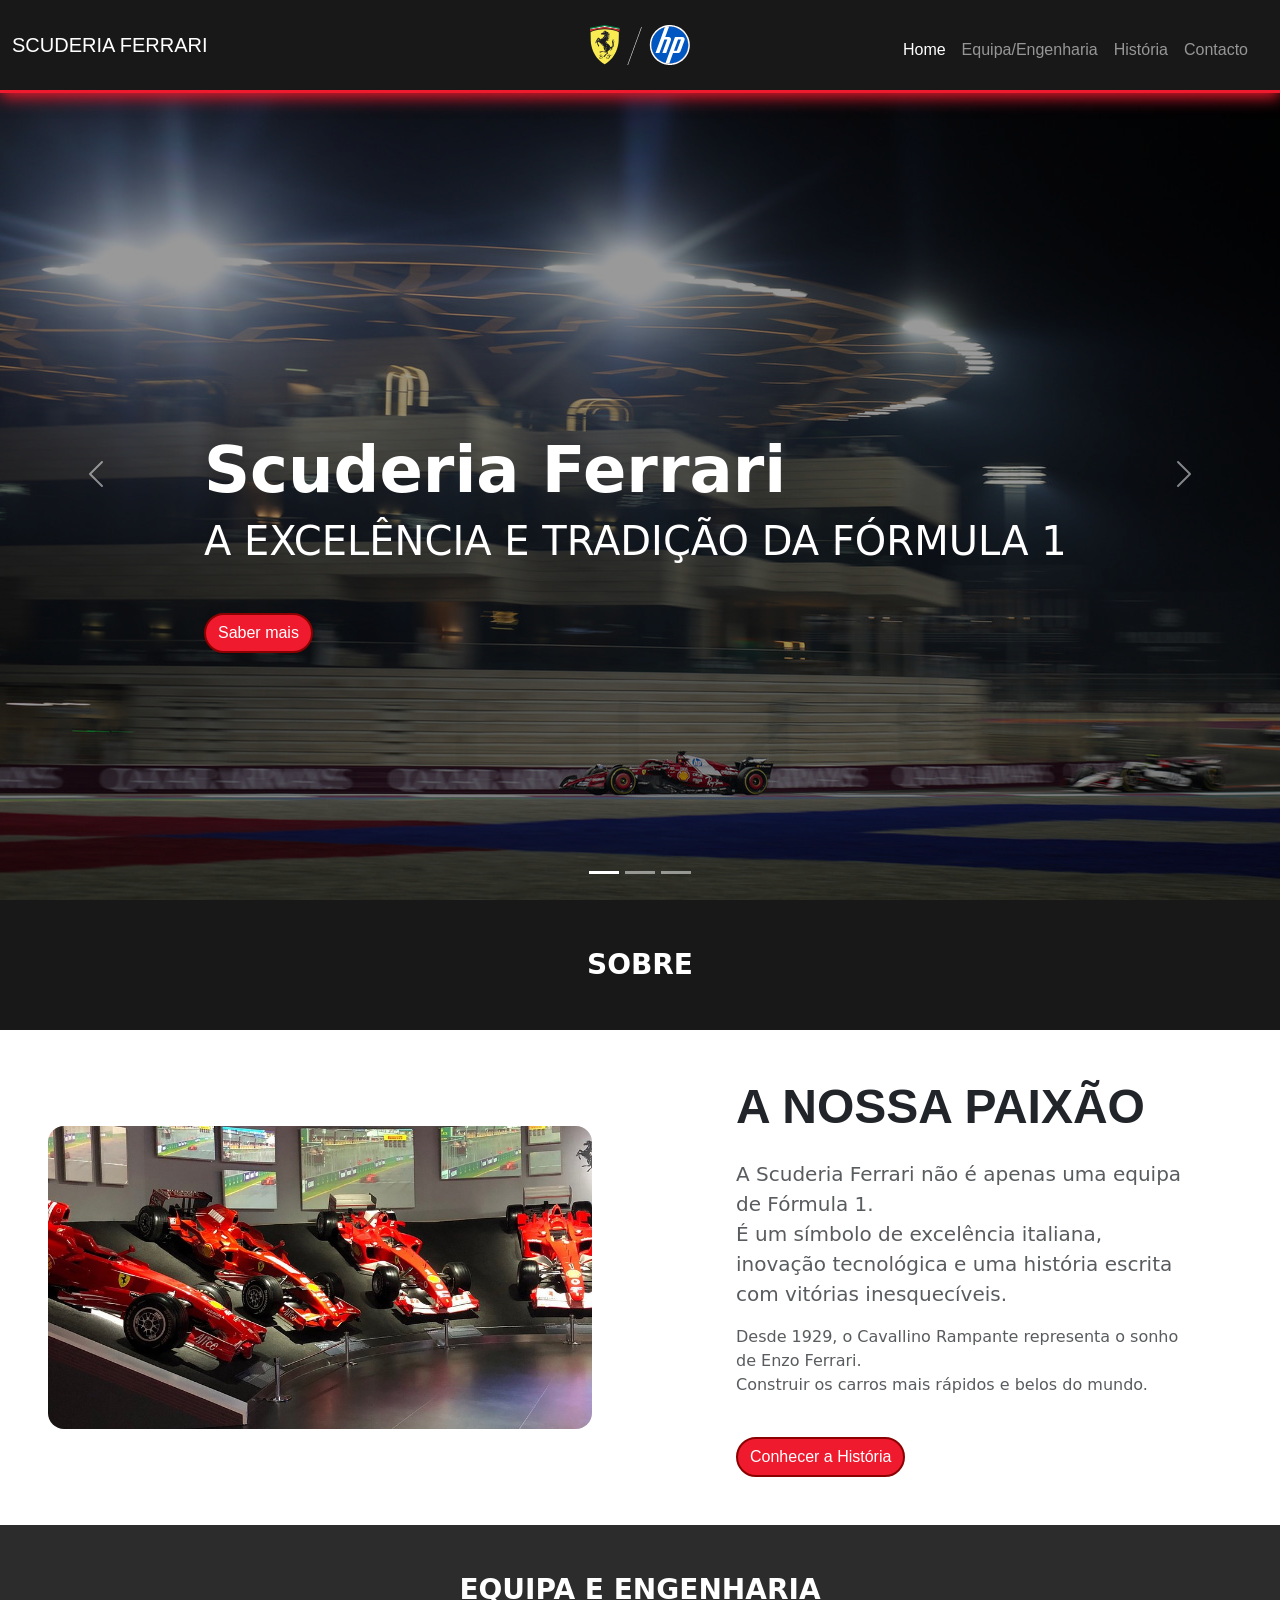
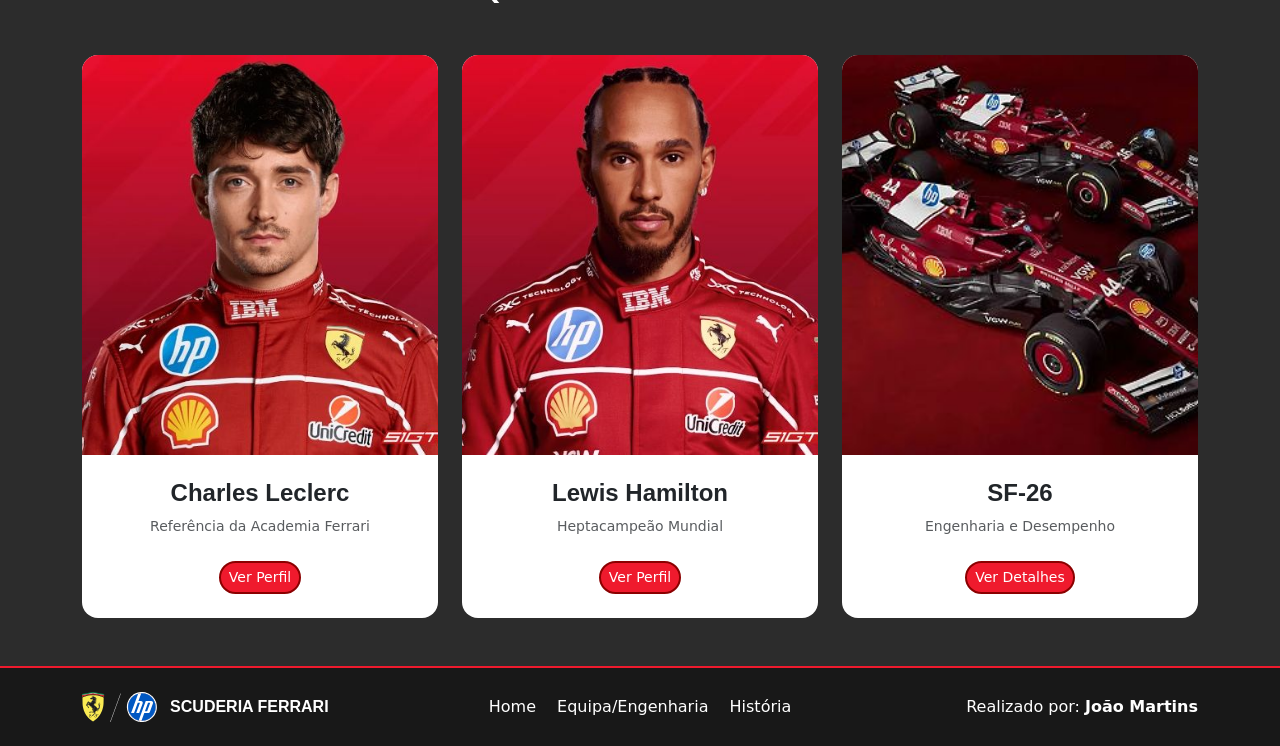
<file: index.html>
<!DOCTYPE html>
<html lang="en">
<head>
    <meta charset="UTF-8">
    <meta name="viewport" content="width=device-width, initial-scale=1.0">
    <link href="https://cdn.jsdelivr.net/npm/bootstrap@5.3.3/dist/css/bootstrap.min.css" rel="stylesheet">
    <link href="styles/styles.css" rel="stylesheet">
    <script src="https://cdn.jsdelivr.net/npm/bootstrap@5.3.3/dist/js/bootstrap.bundle.min.js"></script>
    <title>Scuderia Ferrari</title>
    <link rel="icon" href="images/ferrarilogo2.png" type="image/png">
</head>
<body>
    <header>
        <nav class="navbar navbar-expand-lg navbar-dark fixed-top bg-custom-dark font-custom h-5">
            <div class="container-fluid position-relative d-flex align-items-start align-items-lg-center">

                <a class="navbar-brand text-uppercase d-none d-lg-block" href="#">Scuderia Ferrari</a>

                <div class="position-absolute start-50 translate-middle-x mt-2 mt-lg-0">
                    <img src="images/ferrarilogo.svg" alt="Ferrari Logo" class="logo">
                </div>

                <button class="navbar-toggler mt-2 mt-lg-0" type="button" data-bs-toggle="collapse" data-bs-target="#navbarLinks">
                    <span class="navbar-toggler-icon"></span>
                </button>

                <div class="collapse navbar-collapse w-100" id="navbarLinks">
                    <ul class="navbar-nav ms-auto pt-2 pt-lg-0">
                        <li class="nav-item">
                            <a class="nav-link active" href="#">Home</a>
                        </li>
                        <li class="nav-item">
                            <a class="nav-link" href="pages/equipa.html">Equipa/Engenharia</a>
                        </li>
                        <li class="nav-item">
                            <a class="nav-link" href="pages/historia.html">História</a>
                        </li>
                        <li class="nav-item">
                            <a class="nav-link" href="pages/contactos.html">Contacto</a>
                        </li>
                    </ul>
                </div>
            </div>
        </nav>
    </header>
    <main>
        <section id="hero" class="carousel slide carousel-fade" data-bs-ride="carousel">
            <div class="carousel-indicators">
                <button type="button" data-bs-target="#hero" data-bs-slide-to="0" class="active" aria-label="Slide 1"></button>
                <button type="button" data-bs-target="#hero" data-bs-slide-to="1" aria-label="Slide 2"></button>
                <button type="button" data-bs-target="#hero" data-bs-slide-to="2" aria-label="Slide 3"></button>
            </div>

            <div class="carousel-inner">
                <article class="carousel-item active" data-bs-interval="5000">
                    <img src="images/ferrariHero1.jpg" class="hero-img" alt="Scuderia Ferrari F1 Car">
                    <div class="carousel-caption d-flex flex-column align-items-start justify-content-center h-75 text-start">
                        <div class="container">
                            <h1 class="display-3 fw-bold mb-2 hero-title">Scuderia Ferrari</h1>
                            <p class="display-6 text-uppercase fw-light mb-5 hero-subtitle">A excelência e tradição da Fórmula 1</p>
                            <a href="#about" class="btn rounded-pill bg-ferrari font-custom btn-hero">Saber mais</a>
                        </div>
                    </div>
                </article>

                <article class="carousel-item" data-bs-interval="5000">
                    <img src="images/ferrariHero2.jpg" class="hero-img" alt="Ferrari SF-26 Innovation">
                    <div class="carousel-caption d-flex flex-column align-items-start justify-content-center h-75 text-start">
                        <div class="container">
                            <h1 class="display-3 fw-bold mb-2 hero-title">Inovação SF-26</h1>
                            <p class="display-6 text-uppercase fw-light mb-5 hero-subtitle">A engenharia no limite da velocidade</p>
                            <a href="pages/equipa.html#carro" class="btn rounded-pill bg-ferrari font-custom btn-hero">Ver o Carro</a>
                        </div>
                    </div>
                </article>

                <article class="carousel-item" data-bs-interval="5000">
                    <img src="images/ferrariHero3.jpg" class="hero-img" alt="Leclerc and Hamilton">
                    <div class="carousel-caption d-flex flex-column align-items-start justify-content-center h-75 text-start">
                        <div class="container">
                            <h1 class="display-3 fw-bold mb-2 hero-title">ADN de Vencedor</h1>
                            <p class="display-6 text-uppercase fw-light mb-5 hero-subtitle">Uma nova era com Leclerc e Hamilton</p>
                            <a href="pages/equipa.html" class="btn rounded-pill bg-ferrari font-custom btn-hero">Conhecer a Equipa</a>
                        </div>
                    </div>
                </article>
            </div>

            <button class="carousel-control-prev" type="button" data-bs-target="#hero" data-bs-slide="prev">
                <span class="carousel-control-prev-icon mt-5" aria-hidden="true"></span>
            </button>
            <button class="carousel-control-next" type="button" data-bs-target="#hero" data-bs-slide="next">
                <span class="carousel-control-next-icon mt-5" aria-hidden="true"></span>
            </button>
        </section>

        <section id="about">
            <header class="container-fluid text-center bg-custom-dark py-5">
                <h3 class="text-uppercase fw-bold text-white m-0">Sobre</h3>
            </header>
            <article class="container-fluid px-0">
                <div class="row g-0 align-items-center">
                    <figure class="col-lg-6 p-5 mb-0 text-center">
                        <img src="images/museu.jpg" alt="Museu Ferrari Maranello" class="img-fluid rounded-4">
                    </figure>
                    <div class="col-lg-6 p-5">
                        <div class="px-lg-5">
                            <h2 class="display-5 fw-bold mb-4 font-custom">A NOSSA PAIXÃO</h2>
                            <p class="lead text-muted">A Scuderia Ferrari não é apenas uma equipa de Fórmula 1.<br> É um símbolo de excelência italiana, inovação tecnológica e uma história escrita com vitórias inesquecíveis.</p>
                            <p class="text-muted">Desde 1929, o Cavallino Rampante representa o sonho de Enzo Ferrari.<br>Construir os carros mais rápidos e belos do mundo.</p>
                            <a href="pages/historia.html" class="btn btn-section rounded-pill bg-ferrari font-custom mt-4">Conhecer a História</a>
                        </div>
                    </div>
                </div>
            </article>
        </section>

        <section id="destaques" class="py-5 bg-custom-grey">
            <header class="container-fluid text-center mb-5">
                <h3 class="text-uppercase fw-bold text-white">Equipa e Engenharia</h3>
            </header>
            <div class="container">
                <div class="row g-4">
                    <article class="col-md-4">
                        <div class="card border-0 rounded-4 overflow-hidden h-100">
                            <img src="images/leclerc.png" class="card-img-top card-img-fixed" alt="Charles Leclerc">
                            <div class="card-body text-center p-4">
                                <h4 class="font-custom fw-bold">Charles Leclerc</h4>
                                <p class="text-muted small">Referência da Academia Ferrari</p>
                                <a href="pages/equipa.html#CharlesLeclerc" class="btn btn-section bg-ferrari btn-sm rounded-pill mt-2">Ver Perfil</a>
                            </div>
                        </div>
                    </article>

                    <article class="col-md-4">
                        <div class="card border-0 rounded-4 overflow-hidden h-100">
                            <img src="images/hamilton.png" class="card-img-top card-img-fixed" alt="Lewis Hamilton">
                            <div class="card-body text-center p-4">
                                <h4 class="font-custom fw-bold">Lewis Hamilton</h4>
                                <p class="text-muted small">Heptacampeão Mundial</p>
                                <a href="pages/equipa.html#LewisHamilton" class="btn btn-section bg-ferrari btn-sm rounded-pill mt-2">Ver Perfil</a>
                            </div>
                        </div>
                    </article>

                    <article class="col-md-4">
                        <div class="card border-0 rounded-4 overflow-hidden h-100">
                            <img src="images/carro.jpg" class="card-img-top card-img-fixed" alt="Ferrari SF-26">
                            <div class="card-body text-center p-4">
                                <h4 class="font-custom fw-bold">SF-26</h4>
                                <p class="text-muted small">Engenharia e Desempenho</p>
                                <a href="pages/equipa.html#carro" class="btn btn-section bg-ferrari btn-sm rounded-pill mt-2">Ver Detalhes</a>
                            </div>
                        </div>
                    </article>
                </div>
            </div>
        </section>
    </main>
    <footer class="bg-custom-dark py-4 border-top-ferrari">
    <div class="container">
        <div class="row align-items-center">

            <div class="col-md-4 text-center text-md-start mb-3 mb-md-0">
                <img src="images/ferrarilogo.svg" alt="Ferrari Logo" style="height: 30px;" class="me-2">
                <span class="font-custom fw-bold text-white medium">SCUDERIA FERRARI</span>
            </div>

            <div class="col-md-4 text-center mb-3 mb-md-0">
                <a href="#hero" class="text-white text-decoration-none medium mx-2">Home</a>
                <a href="pages/equipa.html" class="text-white text-decoration-none medium mx-2">Equipa/Engenharia</a>
                <a href="pages/historia.html" class="text-white text-decoration-none medium mx-2">História</a>
            </div>

            <div class="col-md-4 text-center text-md-end">
                <p class="text-white mb-0 medium">Realizado por: <span class="fw-bold">João Martins</span></p>
            </div>

        </div>
    </div>
</footer>
</body>
</html>
</file>
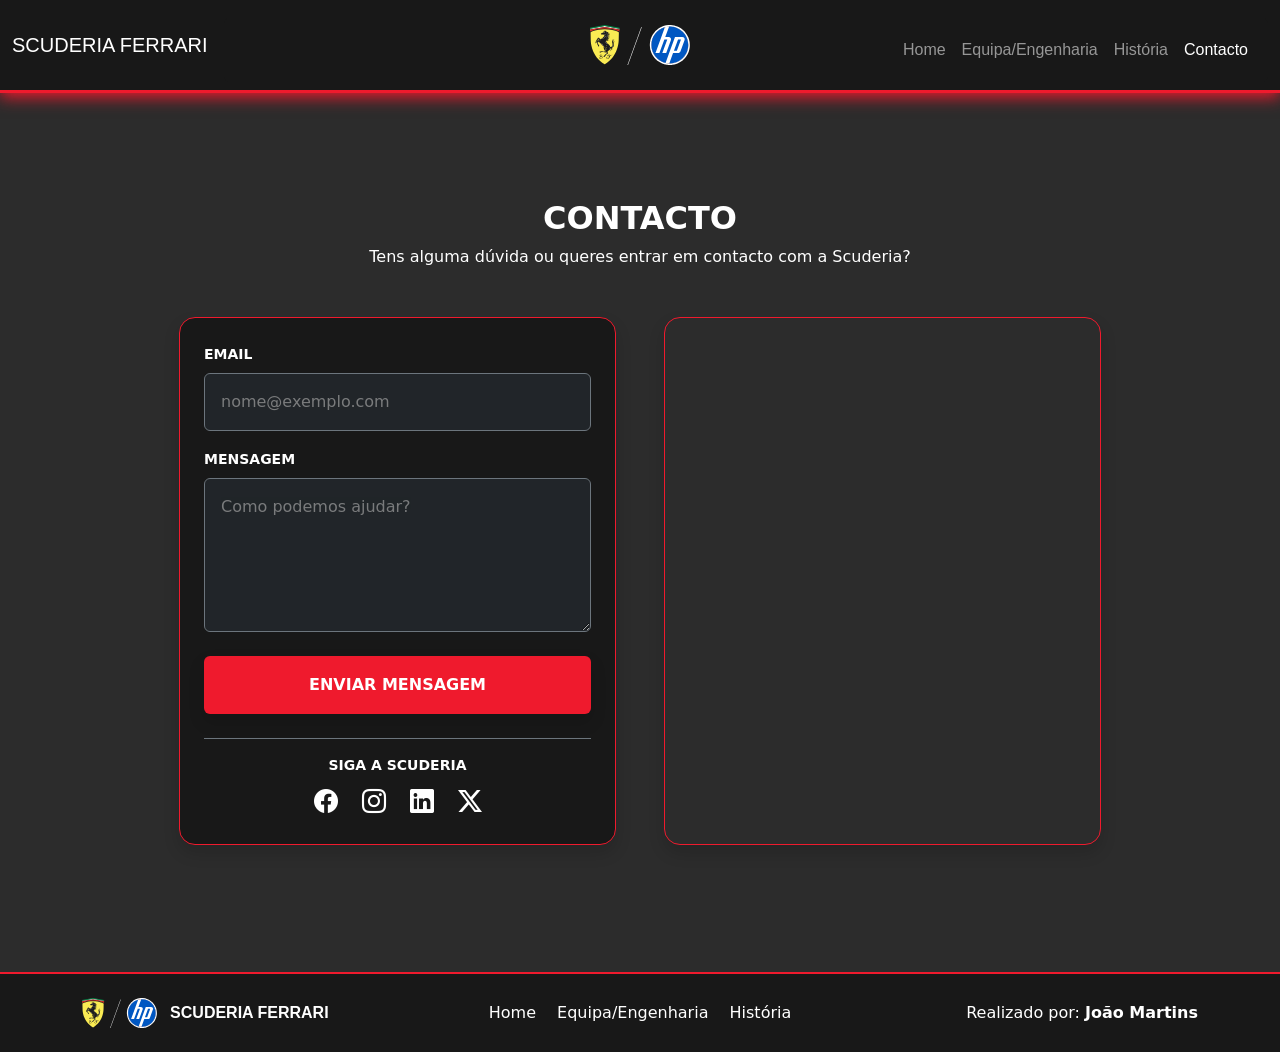
<file: pages/contactos.html>
<!DOCTYPE html>
<html lang="pt">
<head>
    <meta charset="UTF-8">
    <meta name="viewport" content="width=device-width, initial-scale=1.0">
    <link href="https://cdn.jsdelivr.net/npm/bootstrap@5.3.3/dist/css/bootstrap.min.css" rel="stylesheet">
    <link href="../styles/styles.css" rel="stylesheet">
    <link rel="stylesheet" href="https://cdn.jsdelivr.net/npm/bootstrap-icons@1.11.3/font/bootstrap-icons.min.css">
    <script src="https://cdn.jsdelivr.net/npm/bootstrap@5.3.3/dist/js/bootstrap.bundle.min.js"></script>
    <title>Contacto - Scuderia Ferrari</title>
    <link class="logo" rel="icon" href="../images/ferrarilogo2.png" type="image/png">
</head>
<body>
<header>
    <nav class="navbar navbar-expand-lg navbar-dark fixed-top bg-custom-dark font-custom h-5">
        <div class="container-fluid position-relative d-flex align-items-start align-items-lg-center">

            <a class="navbar-brand text-uppercase d-none d-lg-block" href="../index.html">Scuderia Ferrari</a>

            <div class="position-absolute start-50 translate-middle-x mt-2 mt-lg-0">
                <img src="../images/ferrarilogo.svg" alt="Ferrari Logo" class="logo">
            </div>

            <button class="navbar-toggler mt-2 mt-lg-0" type="button" data-bs-toggle="collapse" data-bs-target="#navbarLinks">
                <span class="navbar-toggler-icon"></span>
            </button>

            <div class="collapse navbar-collapse w-100" id="navbarLinks">
                <ul class="navbar-nav ms-auto pt-2 pt-lg-0">
                    <li class="nav-item">
                        <a class="nav-link" href="../index.html">Home</a>
                    </li>
                    <li class="nav-item">
                        <a class="nav-link" href="./equipa.html">Equipa/Engenharia</a>
                    </li>
                    <li class="nav-item">
                        <a class="nav-link" href="./historia.html">História</a>
                    </li>
                    <li class="nav-item">
                        <a class="nav-link active" href="#">Contacto</a>
                    </li>
                </ul>
            </div>
        </div>
    </nav>
</header>

<main class="mt-5 pt-4">
    <section id="contactos" class="py-5 min-vh-100 d-flex align-items-center bg-custom-grey">
        <div class="container">
            <header class="text-center mb-5">
                <h2 class="fw-bold text-uppercase tracking-wider text-white">Contacto</h2>
                    <p class="text-white">Tens alguma dúvida ou queres entrar em contacto com a Scuderia?</p>
            </header>

            <div class="row g-5 justify-content-center align-items-stretch">
                <div class="col-md-6 col-lg-5">
                    <form class="h-100 d-flex flex-column bg-custom-dark p-4 rounded-4 shadow border-ferrari">
                        <div class="mb-3">
                            <label for="email" class="form-label small fw-bold text-white text-uppercase">Email</label>
                            <input type="email" class="form-control bg-dark text-white border-secondary p-3 custom-input" id="email" placeholder="nome@exemplo.com" required>
                        </div>
                        <div class="mb-4">
                            <label for="mensagem" class="form-label small fw-bold text-white text-uppercase">Mensagem</label>
                            <textarea class="form-control bg-dark text-white border-secondary p-3 custom-input" id="mensagem" rows="5" placeholder="Como podemos ajudar?" required></textarea>
                        </div>

                        <button type="submit" class="btn bg-ferrari text-white w-100 py-3 fw-bold shadow mb-4 text-uppercase spec-btn">
                            Enviar Mensagem
                        </button>

                        <div class="text-center mt-auto pt-3 border-top border-secondary">
                            <p class="small text-uppercase fw-bold text-white mb-2">Siga a Scuderia</p>
                            <div class="d-flex justify-content-center gap-4">
                                <a href="https://www.facebook.com/ScuderiaFerrari/?locale=pt_BR" target="_blank" class="text-white fs-4"><i class="bi bi-facebook"></i></a>
                                <a href="https://www.instagram.com/scuderiaferrari/?hl=pt" target="_blank" class="text-white fs-4"><i class="bi bi-instagram"></i></a>
                                <a href="https://it.linkedin.com/showcase/scuderiaferrarihp/" target="_blank" class="text-white fs-4"><i class="bi bi-linkedin"></i></a>
                                <a href="https://x.com/ScuderiaFerrari" target="_blank" class="text-white fs-4"><i class="bi bi-twitter-x"></i></a>
                            </div>
                        </div>
                    </form>
                </div>

                <div class="col-md-6 col-lg-5">
                    <div class="h-100 rounded-4 overflow-hidden shadow border-ferrari d-flex flex-column">
                        <iframe
                            src="https://www.google.com/maps/embed?pb=!1m18!1m12!1m3!1d2844.183963337198!2d10.862656999999997!3d44.5318657!2m3!1f0!2f0!3f0!3m2!1i1024!2i768!4f13.1!3m3!1m2!1s0x477fe309db495895%3A0x6b691796ffd024f1!2sScuderia%20Ferrari!5e0!3m2!1spt-PT!2spt!4v1779650358620!5m2!1spt-PT!2spt"
                            width="100%"
                            height="100%"
                            allowfullscreen=""
                            loading="lazy"
                            referrerpolicy="no-referrer-when-downgrade">
                        </iframe >
                    </div>
                </div>
            </div>
        </div>
    </section>
</main>

<footer class="bg-custom-dark py-4 border-top-ferrari">
    <div class="container">
        <div class="row align-items-center">
            <div class="col-md-4 text-center text-md-start mb-3 mb-md-0">
                <img src="../images/ferrarilogo.svg" alt="Ferrari Logo" style="height: 30px;" class="me-2">
                <span class="font-custom fw-bold text-white">SCUDERIA FERRARI</span>
            </div>

            <div class="col-md-4 text-center mb-3 mb-md-0">
                <a href="../index.html" class="text-white text-decoration-none mx-2">Home</a>
                <a href="equipa.html" class="text-white text-decoration-none mx-2">Equipa/Engenharia</a>
                <a href="historia.html" class="text-white text-decoration-none mx-2">História</a>
            </div>

            <div class="col-md-4 text-center text-md-end">
                <p class="text-white mb-0">Realizado por: <span class="fw-bold">João Martins</span></p>
            </div>
        </div>
    </div>
</footer>
</body>
</html>
</file>
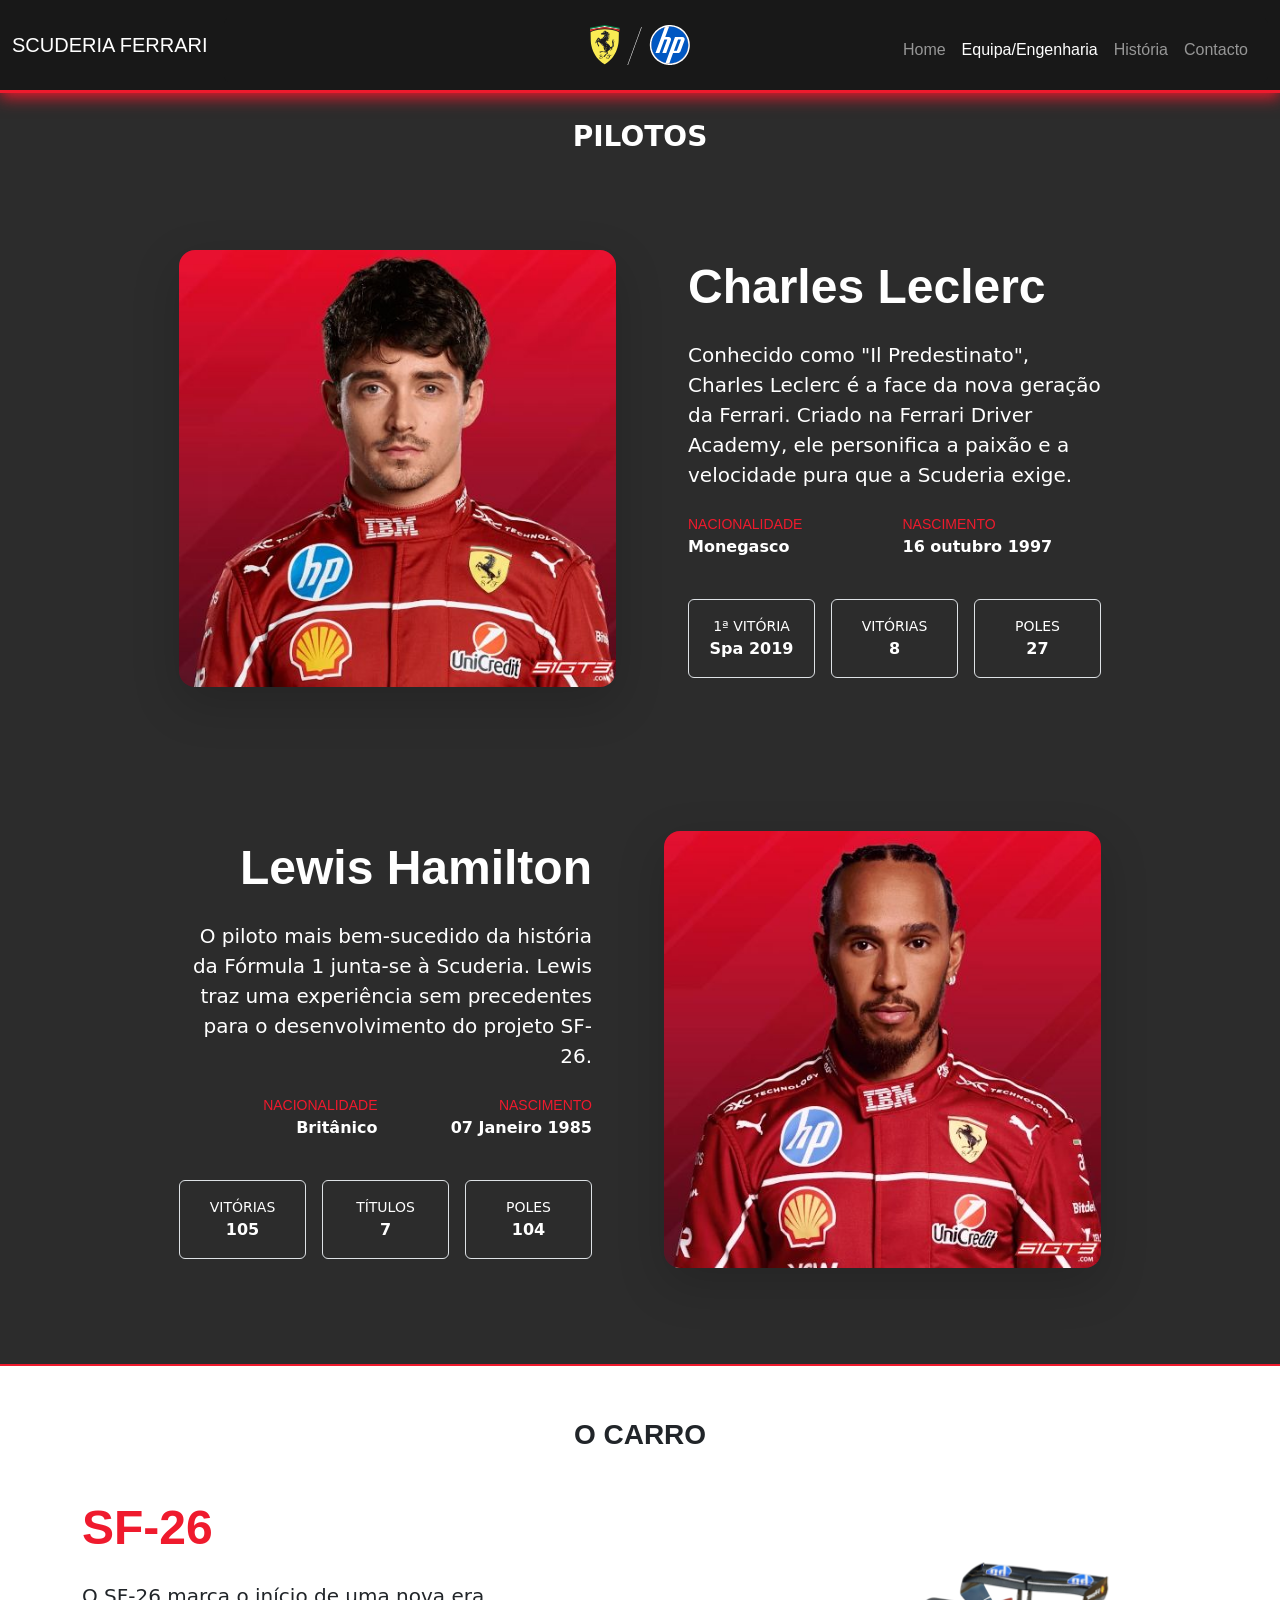
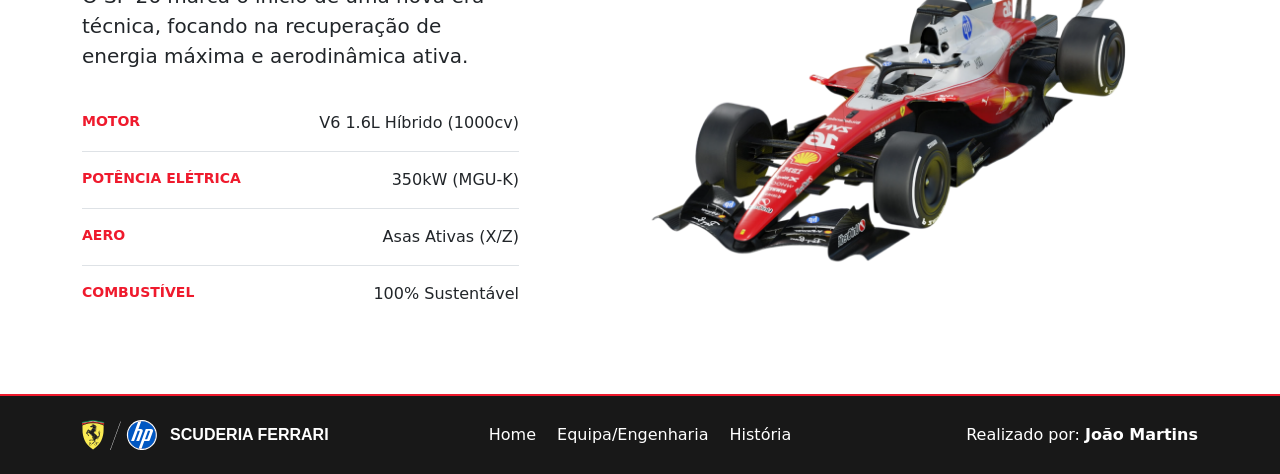
<file: pages/equipa.html>
<!DOCTYPE html>
<html lang="en">
<head>
    <meta charset="UTF-8">
    <meta name="viewport" content="width=device-width, initial-scale=1.0">
    <link href="https://cdn.jsdelivr.net/npm/bootstrap@5.3.3/dist/css/bootstrap.min.css" rel="stylesheet">
    <link href="../styles/styles.css" rel="stylesheet">
    <script src="https://cdn.jsdelivr.net/npm/bootstrap@5.3.3/dist/js/bootstrap.bundle.min.js"></script>
    <title>Pilotos</title>
    <link rel="icon" href="../images/ferrarilogo2.png" type="image/png">
</head>
<body>
    <header>
        <nav class="navbar navbar-expand-lg navbar-dark fixed-top bg-custom-dark font-custom h-5">
            <div class="container-fluid position-relative d-flex align-items-start align-items-lg-center">

                <a class="navbar-brand text-uppercase d-none d-lg-block" href="../index.html">Scuderia Ferrari</a>

                <div class="position-absolute start-50 translate-middle-x mt-2 mt-lg-0">
                    <img src="../images/ferrarilogo.svg" alt="Ferrari Logo" class="logo">
                </div>

                <button class="navbar-toggler mt-2 mt-lg-0" type="button" data-bs-toggle="collapse" data-bs-target="#navbarLinks">
                    <span class="navbar-toggler-icon"></span>
                </button>

                <div class="collapse navbar-collapse w-100" id="navbarLinks">
                    <ul class="navbar-nav ms-auto pt-2 pt-lg-0">
                        <li class="nav-item">
                            <a class="nav-link" href="../index.html">Home</a>
                        </li>
                        <li class="nav-item">
                            <a class="nav-link active" href="#">Equipa/Engenharia</a>
                        </li>
                        <li class="nav-item">
                            <a class="nav-link" href="./historia.html">História</a>
                        </li>
                        <li class="nav-item">
                            <a class="nav-link" href="./contactos.html">Contacto</a>
                        </li>
                    </ul>
                </div>
            </div>
        </nav>
    </header>
    <main>
        <section id="equipa" class="py-5 bg-custom-grey mt-5">
            <header class="container-fluid text-center mb-5 mt-4">
                <h3 class="text-uppercase fw-bold text-white">Pilotos</h3>
            </header>

            <article id="CharlesLeclerc" class="container mb-5 py-5">
                <div class="row g-5 align-items-center justify-content-center">
                    <figure class="col-lg-5 text-center mb-0">
                        <img src="../images/leclerc.png" class="img-fluid rounded-4 shadow-lg" alt="Charles Leclerc">
                    </figure>

                    <div class="col-lg-5">
                        <div class="ps-lg-4">
                            <h2 class="display-5 text-white fw-bold font-custom mb-4">Charles Leclerc</h2>
                            <p class="lead text-white mb-4">
                                Conhecido como "Il Predestinato", Charles Leclerc é a face da nova geração da Ferrari. Criado na Ferrari Driver Academy, ele personifica a paixão e a velocidade pura que a Scuderia exige.
                            </p>

                            <div class="row g-3 text-white">
                                <div class="col-6">
                                    <small class="text-ferrari d-block text-uppercase font-custom">Nacionalidade</small>
                                    <span class="fw-bold">Monegasco</span>
                                </div>
                                <div class="col-6">
                                    <small class="text-ferrari d-block text-uppercase font-custom">Nascimento</small>
                                    <span class="fw-bold">16 outubro 1997</span>
                                </div>
                            </div>

                            <div class="row g-3 mt-4 justify-content-center">
                                <div class="col-sm-4 text-center">
                                    <div class="p-3 border border-ferrari rounded h-100 d-flex flex-column justify-content-center">
                                        <small class="text-white text-uppercase">1ª Vitória</small>
                                        <span class="text-white fw-bold">Spa 2019</span>
                                    </div>
                                </div>
                                <div class="col-sm-4 text-center">
                                    <div class="p-3 border border-ferrari rounded h-100 d-flex flex-column justify-content-center">
                                        <small class="text-white text-uppercase">Vitórias</small>
                                        <span class="text-white fw-bold">8</span>
                                    </div>
                                </div>
                                <div class="col-sm-4 text-center">
                                    <div class="p-3 border border-ferrari rounded h-100 d-flex flex-column justify-content-center">
                                        <small class="text-white text-uppercase">Poles</small>
                                        <span class="text-white fw-bold">27</span>
                                    </div>
                                </div>
                            </div>
                        </div>
                    </div>
                </div>
            </article>

            <article id="LewisHamilton" class="container mt-5 py-5">
                <div class="row g-5 align-items-center justify-content-center flex-lg-row-reverse">
                    <figure class="col-lg-5 text-center mb-0">
                        <img src="../images/hamilton.png" class="img-fluid rounded-4 shadow-lg" alt="Lewis Hamilton">
                    </figure>

                    <div class="col-lg-5">
                        <div class="pe-lg-4 text-lg-end">
                            <h2 class="display-5 text-white fw-bold font-custom mb-4">Lewis Hamilton</h2>
                            <p class="lead text-white mb-4">
                                O piloto mais bem-sucedido da história da Fórmula 1 junta-se à Scuderia. Lewis traz uma experiência sem precedentes para o desenvolvimento do projeto SF-26.
                            </p>

                            <div class="row g-3 text-white">
                                <div class="col-6">
                                    <small class="text-ferrari d-block text-uppercase font-custom">Nacionalidade</small>
                                    <span class="fw-bold">Britânico</span>
                                </div>
                                <div class="col-6">
                                    <small class="text-ferrari d-block text-uppercase font-custom">Nascimento</small>
                                    <span class="fw-bold">07 Janeiro 1985</span>
                                </div>
                            </div>

                            <div class="row g-3 mt-4 justify-content-center">
                                <div class="col-sm-4 text-center">
                                    <div class="p-3 border border-ferrari rounded h-100 d-flex flex-column justify-content-center">
                                        <small class="text-white text-uppercase">Vitórias</small>
                                        <span class="text-white fw-bold">105</span>
                                    </div>
                                </div>
                                <div class="col-sm-4 text-center">
                                    <div class="p-3 border border-ferrari rounded h-100 d-flex flex-column justify-content-center">
                                        <small class="text-white text-uppercase">Títulos</small>
                                        <span class="text-white fw-bold">7</span>
                                    </div>
                                </div>
                                <div class="col-sm-4 text-center">
                                    <div class="p-3 border border-ferrari rounded h-100 d-flex flex-column justify-content-center">
                                        <small class="text-white text-uppercase">Poles</small>
                                        <span class="text-white fw-bold">104</span>
                                    </div>
                                </div>
                            </div>
                        </div>
                    </div>
                </div>
            </article>
        </section>

        <section id="carro" class="py-5 border-top-ferrari bg-white">
            <header class="container-fluid text-center mb-5 mt-1">
                <h3 class="text-uppercase fw-bold text-dark font-custom">O Carro</h3>
            </header>

            <article class="container">
                <div class="row g-5 align-items-center">
                    <div class="col-lg-5">
                        <h2 class="display-5 text-ferrari fw-bold font-custom mb-4">SF-26</h2>
                        <p class="lead text-dark mb-4">
                            O SF-26 marca o início de uma nova era técnica, focando na recuperação de energia máxima e aerodinâmica ativa.
                        </p>

                        <ul class="list-group list-group-flush mb-4">
                            <li class="list-group-item bg-transparent d-flex justify-content-between px-0 py-3">
                                <span class="text-ferrari text-uppercase small fw-bold">Motor</span>
                                <span class="fw-medium text-dark">V6 1.6L Híbrido (1000cv)</span>
                            </li>
                            <li class="list-group-item bg-transparent d-flex justify-content-between px-0 py-3">
                                <span class="text-ferrari text-uppercase small fw-bold">Potência Elétrica</span>
                                <span class="fw-medium text-dark">350kW (MGU-K)</span>
                            </li>
                            <li class="list-group-item bg-transparent d-flex justify-content-between px-0 py-3">
                                <span class="text-ferrari text-uppercase small fw-bold">Aero</span>
                                <span class="fw-medium text-dark">Asas Ativas (X/Z)</span>
                            </li>
                            <li class="list-group-item bg-transparent d-flex justify-content-between px-0 py-3">
                                <span class="text-ferrari text-uppercase small fw-bold">Combustível</span>
                                <span class="fw-medium text-dark">100% Sustentável</span>
                            </li>
                        </ul>
                    </div>

                    <figure class="col-lg-7 text-center">
                        <img src="../images/carro2.png" class="img-fluid img-rotate" style="transform: scaleX(-1);" alt="Ferrari SF-26">
                    </figure>
                </div>
            </article>
        </section>
    </main>
    <footer class="bg-custom-dark py-4 border-top-ferrari">
    <div class="container">
        <div class="row align-items-center">

            <div class="col-md-4 text-center text-md-start mb-3 mb-md-0">
                <img src="../images/ferrarilogo.svg" alt="Ferrari Logo" style="height: 30px;" class="me-2">
                <span class="font-custom fw-bold text-white medium">SCUDERIA FERRARI</span>
            </div>

            <div class="col-md-4 text-center mb-3 mb-md-0">
                <a href="../index.html" class="text-white text-decoration-none medium mx-2">Home</a>
                <a href="#" class="text-white text-decoration-none medium mx-2">Equipa/Engenharia</a>
                <a href="historia.html" class="text-white text-decoration-none medium mx-2">História</a>
            </div>

            <div class="col-md-4 text-center text-md-end">
                <p class="text-white mb-0 medium">Realizado por: <span class="fw-bold">João Martins</span></p>
            </div>

        </div>
    </div>
</footer>
</body>
</html>
</file>
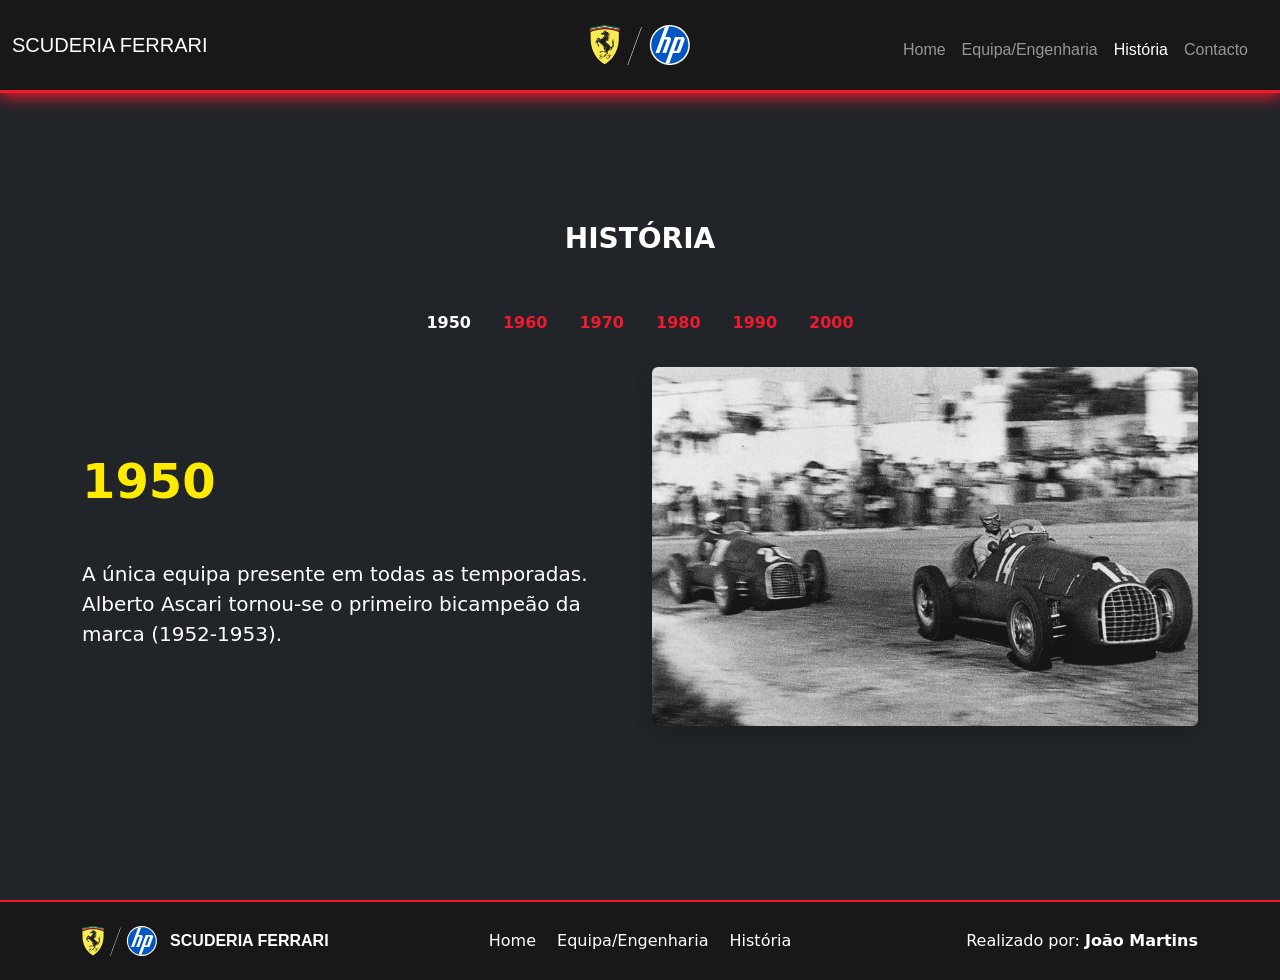
<file: pages/historia.html>
<!DOCTYPE html>
<html lang="en">
<head>
    <meta charset="UTF-8">
    <meta name="viewport" content="width=device-width, initial-scale=1.0">
    <link href="https://cdn.jsdelivr.net/npm/bootstrap@5.3.3/dist/css/bootstrap.min.css" rel="stylesheet">
    <link href="../styles/styles.css" rel="stylesheet">
    <script src="https://cdn.jsdelivr.net/npm/bootstrap@5.3.3/dist/js/bootstrap.bundle.min.js"></script>
    <title>Scuderia Ferrari</title>
    <link rel="icon" href="../images/ferrarilogo2.png" type="image/png">
</head>
<body>
<header>
    <nav class="navbar navbar-expand-lg navbar-dark fixed-top bg-custom-dark font-custom h-5">
        <div class="container-fluid position-relative d-flex align-items-start align-items-lg-center">

            <a class="navbar-brand text-uppercase d-none d-lg-block" href="../index.html">Scuderia Ferrari</a>

            <div class="position-absolute start-50 translate-middle-x mt-2 mt-lg-0">
                <img src="../images/ferrarilogo.svg" alt="Ferrari Logo" class="logo">
            </div>

            <button class="navbar-toggler mt-2 mt-lg-0" type="button" data-bs-toggle="collapse" data-bs-target="#navbarLinks">
                <span class="navbar-toggler-icon"></span>
            </button>

            <div class="collapse navbar-collapse w-100" id="navbarLinks">
                <ul class="navbar-nav ms-auto pt-2 pt-lg-0">
                    <li class="nav-item">
                        <a class="nav-link" href="../index.html">Home</a>
                    </li>
                    <li class="nav-item">
                        <a class="nav-link" href="./equipa.html">Equipa/Engenharia</a>
                    </li>
                    <li class="nav-item">
                        <a class="nav-link active" href="#">História</a>
                    </li>
                    <li class="nav-item">
                        <a class="nav-link" href="./contactos.html">Contacto</a>
                    </li>
                </ul>
            </div>
        </div>
    </nav>
</header>
<main>
    <section id="historia" class="py-5 bg-dark text-white min-vh-100 d-flex flex-column justify-content-center">
        <div class="container">
            <header class="text-center mb-5 mt-5">
                <h3 class="text-uppercase fw-bold">História</h3>
            </header>

            <ul class="nav nav-pills justify-content-center mb-5" id="pills-tab" role="tablist">
                <li class="nav-item">
                    <button class="nav-link active fw-bold border-0 bg-transparent text-ferrari" data-bs-toggle="pill" data-bs-target="#year-1950">1950</button>
                </li>
                <li class="nav-item">
                    <button class="nav-link fw-bold border-0 bg-transparent text-ferrari" data-bs-toggle="pill" data-bs-target="#year-1960">1960</button>
                </li>
                <li class="nav-item">
                    <button class="nav-link fw-bold border-0 bg-transparent text-ferrari" data-bs-toggle="pill" data-bs-target="#year-1970">1970</button>
                </li>
                <li class="nav-item">
                    <button class="nav-link fw-bold border-0 bg-transparent text-ferrari" data-bs-toggle="pill" data-bs-target="#year-1980">1980</button>
                </li>
                <li class="nav-item">
                    <button class="nav-link fw-bold border-0 bg-transparent text-ferrari" data-bs-toggle="pill" data-bs-target="#year-1990">1990</button>
                </li>
                <li class="nav-item">
                    <button class="nav-link fw-bold border-0 bg-transparent text-ferrari" data-bs-toggle="pill" data-bs-target="#year-2000">2000</button>
                </li>
            </ul>

            <div class="tab-content" id="pills-tabContent">
                <article class="tab-pane fade show active" id="year-1950">
                    <div class="row align-items-center g-4">
                        <div class="col-md-6 text-center text-md-start">
                            <h2 class="display-5 fw-bold text-ferrari-yellow">1950</h2>
                            <p class="lead mt-5">A única equipa presente em todas as temporadas. Alberto Ascari tornou-se o primeiro bicampeão da marca (1952-1953).</p>
                        </div>
                        <figure class="col-md-6 text-center m-0">
                            <img src="../images/ascari.jpg" class="img-fluid rounded shadow" alt="Ferrari 1950">
                        </figure>
                    </div>
                </article>
                <article class="tab-pane fade" id="year-1960">
                    <div class="row align-items-center g-4">
                        <div class="col-md-6 text-center text-md-start">
                            <h2 class="display-5 fw-bold text-ferrari-yellow">1960</h2>
                            <p class="lead mt-5">Esta década marcou a transição definitiva para os motores centrais-traseiros.<br>John Surtees tornou-se uma lenda absoluta ao conquistar o título mundial de 1964, sendo até hoje o único piloto na história a sagrar-se campeão do mundo em duas e quatro rodas (motos e F1).</p>
                        </div>
                        <figure class="col-md-6 text-center m-0">
                            <img src="../images/surtees.jpg" class="img-fluid rounded shadow" alt="Ferrari 1960">
                        </figure>
                    </div>
                </article>
                <article class="tab-pane fade" id="year-1970">
                    <div class="row align-items-center g-4">
                        <div class="col-md-6 text-center text-md-start">
                            <h2 class="display-4 fw-bold text-ferrari-yellow">1970</h2>
                            <p class="lead mt-5">Com a chegada do genial Niki Lauda e do revolucionário motor 312T, a Ferrari voltou ao topo do mundo. Lauda conquistou dois títulos mundiais (1975 e 1977), definindo uma era de precisão técnica e coragem inigualáveis em Maranello.</p>
                        </div>
                        <figure class="col-md-6 text-center m-0">
                            <img src="../images/lauda.jpg" class="img-fluid rounded shadow" alt="Ferrari 1970">
                        </figure>
                    </div>
                </article>
                <article class="tab-pane fade" id="year-1980">
                    <div class="row align-items-center g-4">
                        <div class="col-md-6 text-center text-md-start">
                            <h2 class="display-4 fw-bold text-ferrari-yellow">1980</h2>
                            <p class="lead mt-5">A década de 80 foi marcada pela introdução dos motores turbo e pelo carisma de Gilles Villeneuve. Apesar dos desafios, a Ferrari demonstrou a sua força ao vencer o campeonato mundial de construtores de forma consecutiva em 1982 e 1983.</p>
                        </div>
                        <figure class="col-md-6 text-center m-0">
                            <img src="../images/gilles.jpg" class="img-fluid rounded shadow" alt="Ferrari 1980">
                        </figure>
                    </div>
                </article>
                <article class="tab-pane fade" id="year-1990">
                    <div class="row align-items-center g-4">
                        <div class="col-md-6 text-center text-md-start">
                            <h2 class="display-4 fw-bold text-ferrari-yellow">1990</h2>
                            <p class="lead mt-5">Após anos de reconstrução, a contratação de Michael Schumacher em 1996 mudou o destino da equipa. Com Jean Todt e Ross Brawn, a Ferrari preparou o caminho para o domínio, vencendo o mundial de construtores em 1999.</p>
                        </div>
                        <figure class="col-md-6 text-center m-0">
                            <img src="../images/schumacher.jpg" class="img-fluid rounded shadow" alt="Ferrari 1990">
                        </figure>
                    </div>
                </article>
                <article class="tab-pane fade" id="year-2000">
                    <div class="row align-items-center g-4">
                        <div class="col-md-6 text-center text-md-start">
                            <h2 class="display-4 fw-bold text-ferrari-yellow">2000</h2>
                            <p class="lead mt-5">Michael Schumacher e a Ferrari reescreveram a história com cinco títulos mundiais de pilotos seguidos (2000-2004). Mais tarde, em 2007, Kimi Räikkönen conquistou o último título de pilotos da equipa até à data, numa final dramática no Brasil.</p>
                        </div>
                        <figure class="col-md-6 text-center m-0">
                            <img src="../images/kimi.jpg" class="img-fluid rounded shadow" alt="Ferrari 2000">
                        </figure>
                    </div>
                </article>
            </div>
        </div>
    </section>
</main>
<footer class="bg-custom-dark py-4 border-top-ferrari">
    <div class="container">
        <div class="row align-items-center">

            <div class="col-md-4 text-center text-md-start mb-3 mb-md-0">
                <img src="../images/ferrarilogo.svg" alt="Ferrari Logo" style="height: 30px;" class="me-2">
                <span class="font-custom fw-bold text-white medium">SCUDERIA FERRARI</span>
            </div>

            <div class="col-md-4 text-center mb-3 mb-md-0">
                <a href="../index.html" class="text-white text-decoration-none medium mx-2">Home</a>
                <a href="equipa.html" class="text-white text-decoration-none medium mx-2">Equipa/Engenharia</a>
                <a href="historia.html" class="text-white text-decoration-none medium mx-2">História</a>
            </div>

            <div class="col-md-4 text-center text-md-end">
                <p class="text-white mb-0 medium">Realizado por: <span class="fw-bold">João Martins</span></p>
            </div>

        </div>
    </div>
</footer>
</body>
</html>
</file>
<file: styles/styles.css>
body, html {
    margin: 0;
    padding: 0;
    overflow-x: hidden;
}

.bg-custom-dark {
    background-color: #181818;
}

.bg-custom-grey {
    background-color: #2c2c2c;
}

.bg-ferrari {
    background-color: #EF1A2D;
}

.text-ferrari {
    color: #EF1A2D;
}

.text-ferrari-yellow {
    color: #FFEB00;
}

.font-custom {
    font-family: "Arial Black", Gadget, sans-serif;
}

.navbar {
    border-bottom: #EF1A2D 3px solid;
    box-shadow: 0 4px 15px #EF1A2D;
}

.border-ferrari {
    border: 1px solid #EF1A2D;
}

.border-top-ferrari {
    border-top: 2px solid #EF1A2D;
}

.navbar-toggler,
.navbar-toggler:focus,
.navbar-toggler:active,
.navbar-toggler-icon:focus {
    outline: none;
    box-shadow: none;
    border: none;
}

.navbar-collapse {
    background-color: #181818;
    font-family: "Arial Black", Gadget, sans-serif;
    border-radius: 5px;
    padding: 12px;
    margin-top: 10px;
}

.nav-link:hover, .navbar-brand:hover {
    color: #FFEB00;
}

.hero-img {
    width: 100%;
    height: 100vh;
    object-fit: cover;
    object-position: center;
    filter: brightness(0.6);
}

.btn-hero, .btn-section {
    color: white;
    border: 2px solid darkred;
}

.btn-hero:hover {
    background-color: white;
    color: #EF1A2D;
}

.btn-section:hover {
    background-color: darkred;
    color: white;
    border-color: #EF1A2D;
}

.card-img-fixed {
    height: 400px;
    width: 100%;
    object-fit: cover;
}

.custom-input::placeholder {
    color: #a0a0a0;
    opacity: 0.7;
}

form .custom-input:focus {
    background-color: #202020;
    color: #ffffff;
    border-color: #EF1A2D;
    box-shadow: 0 0 0 0.25rem rgba(239, 26, 45, 0.25);
}

#contactos .spec-btn:hover {
    background-color: #c71221;
}
</file>
